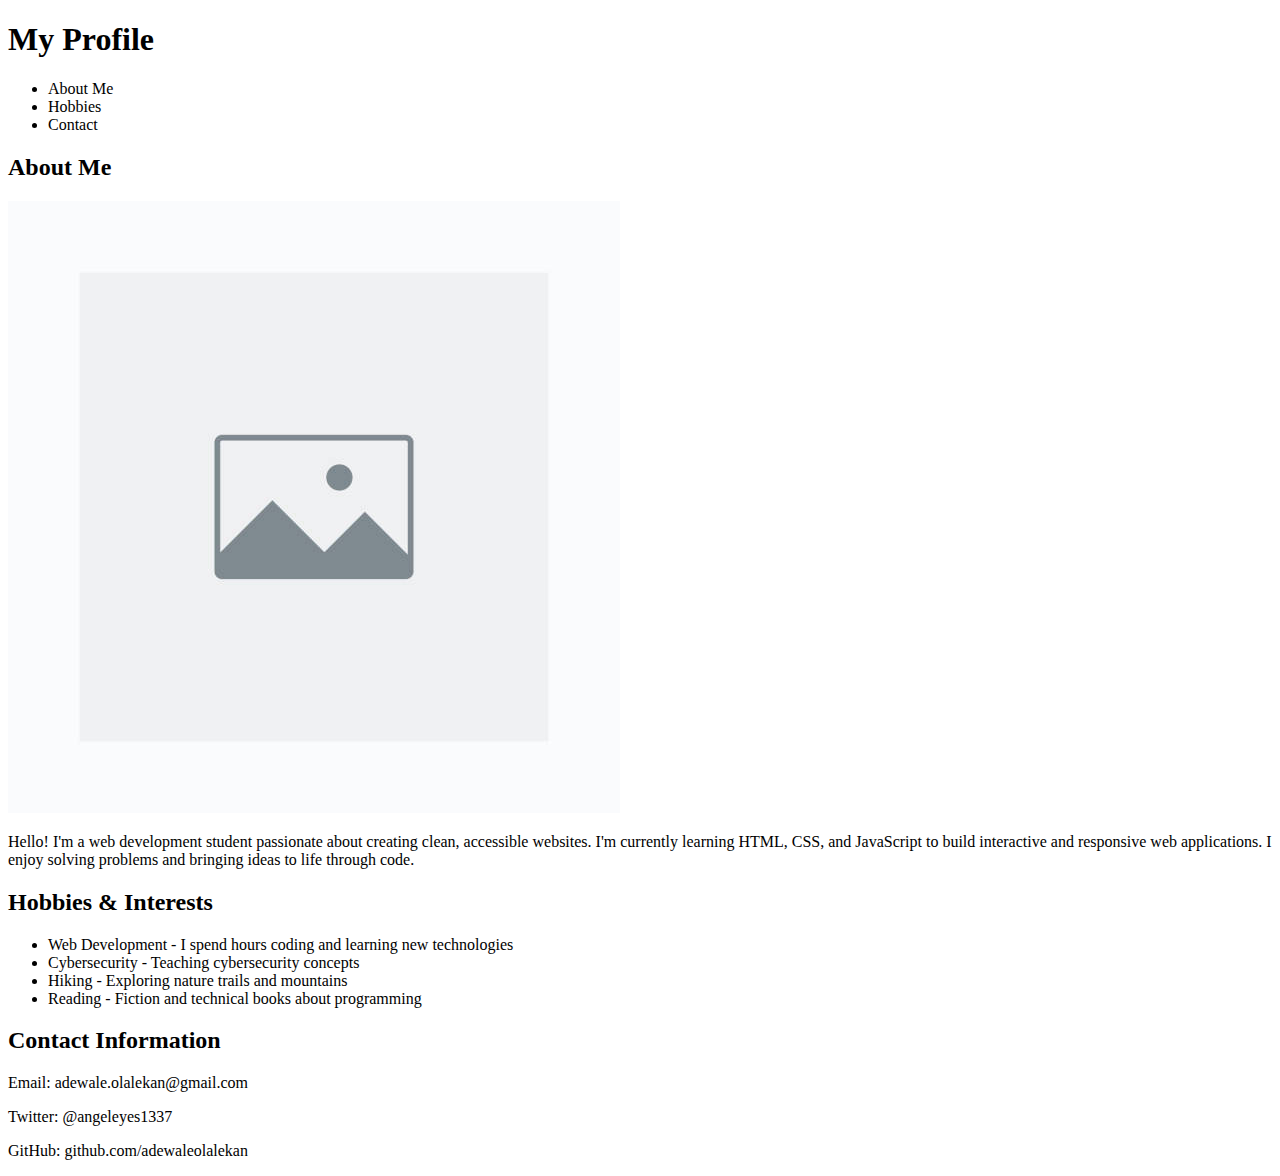
<file: index.html>
<!DOCTYPE html>
<html lang="en">
<head>
    <meta charset="UTF-8">
    <meta name="viewport" content="width=device-width, initial-scale=1.0">
    <title>My Profile</title>
</head>
<body>
    <header>
        <h1>My Profile</h1>
        <nav>
            <ul>
                <li>About Me</li>
                <li>Hobbies</li>
                <li>Contact</li>
            </ul>
        </nav>
    </header>

    <main>
        <section>
            <h2>About Me</h2>
            <img src="img/placeholder.jpg" alt="Profile Picture">
            <p>Hello! I'm a web development student passionate about creating clean, accessible websites. I'm currently learning HTML, CSS, and JavaScript to build interactive and responsive web applications. I enjoy solving problems and bringing ideas to life through code.</p>
        </section>

        <section>
            <h2>Hobbies & Interests</h2>
            <ul>
                <li>Web Development - I spend hours coding and learning new technologies</li>
                <li>Cybersecurity - Teaching cybersecurity concepts</li>
                <li>Hiking - Exploring nature trails and mountains</li>
                <li>Reading - Fiction and technical books about programming</li>
            </ul>
        </section>
    </main>

    <footer>
        <h2>Contact Information</h2>
        <p>Email: adewale.olalekan@gmail.com</p>
        <p>Twitter: @angeleyes1337</p>
        <p>GitHub: github.com/adewaleolalekan</p>
    </footer>
</body>
</html>
</file>
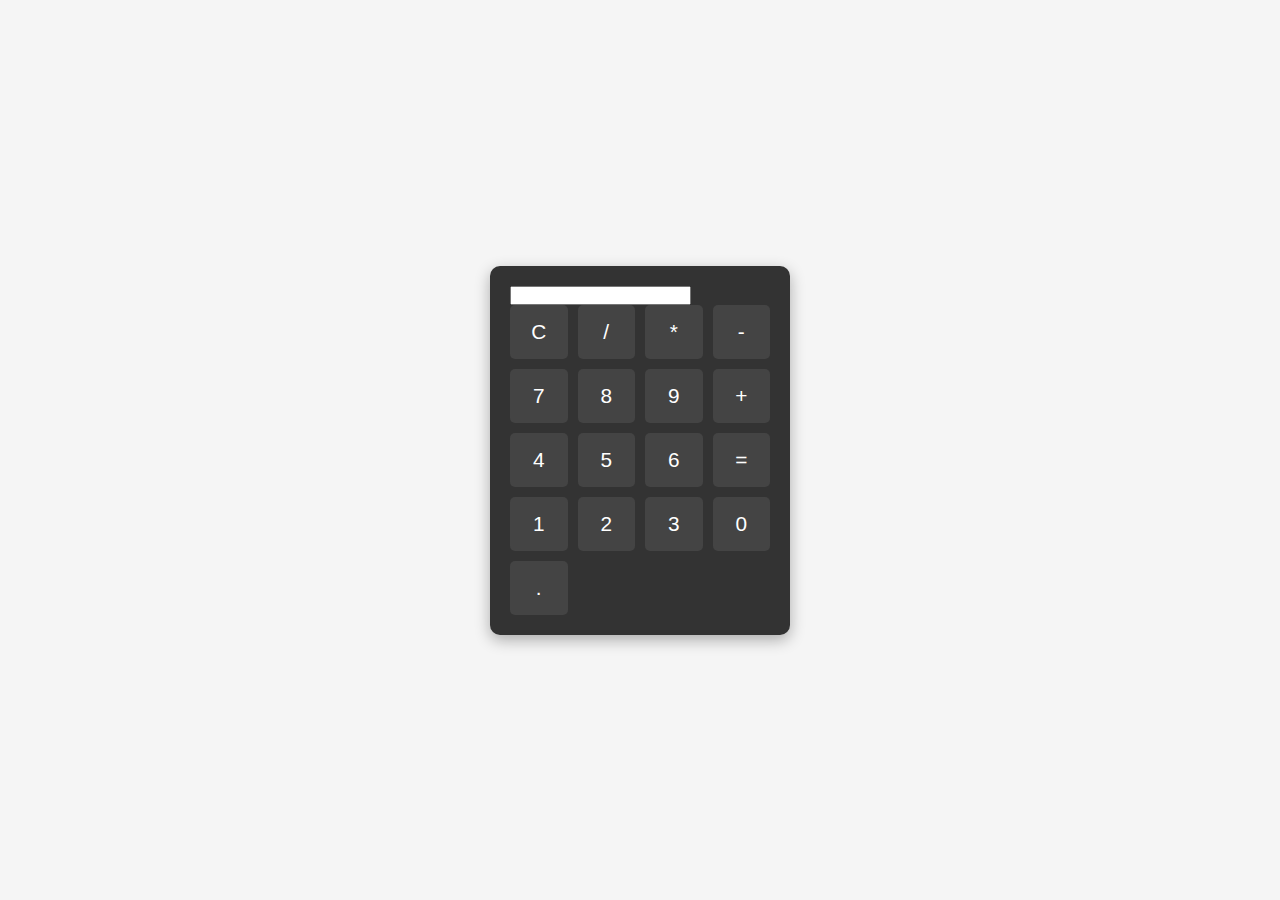
<file: calculator_app/index.html>
<!DOCTYPE html>
<html lang="en">
<head>
    <meta charset="UTF-8">
    <meta name="viewport" content="width=device-width, initial-scale=1.0">
    <title>Calculator</title>
    <link rel="stylesheet" href="styles.css">
</head>
<body>
    <div class="calculator">
        <input type="text" id="display" readonly>
        <div class="buttons">
            <button onclick="clearDisplay()">C</button>
            <button onclick="appendValue('/')">/</button>
            <button onclick="appendValue('*')">*</button>
            <button onclick="appendValue('-')">-</button>
            <button onclick="appendValue('7')">7</button>
            <button onclick="appendValue('8')">8</button>
            <button onclick="appendValue('9')">9</button>
            <button onclick="appendValue('+')">+</button>
            <button onclick="appendValue('4')">4</button>
            <button onclick="appendValue('5')">5</button>
            <button onclick="appendValue('6')">6</button>
            <button onclick="calculateResult()">=</button>
            <button onclick="appendValue('1')">1</button>
            <button onclick="appendValue('2')">2</button>
            <button onclick="appendValue('3')">3</button>
            <button onclick="appendValue('0')">0</button>
            <button onclick="appendValue('.')">.</button>
        </div>
    </div>
    <script src="script.js"></script>
</body>
</html>
</file>
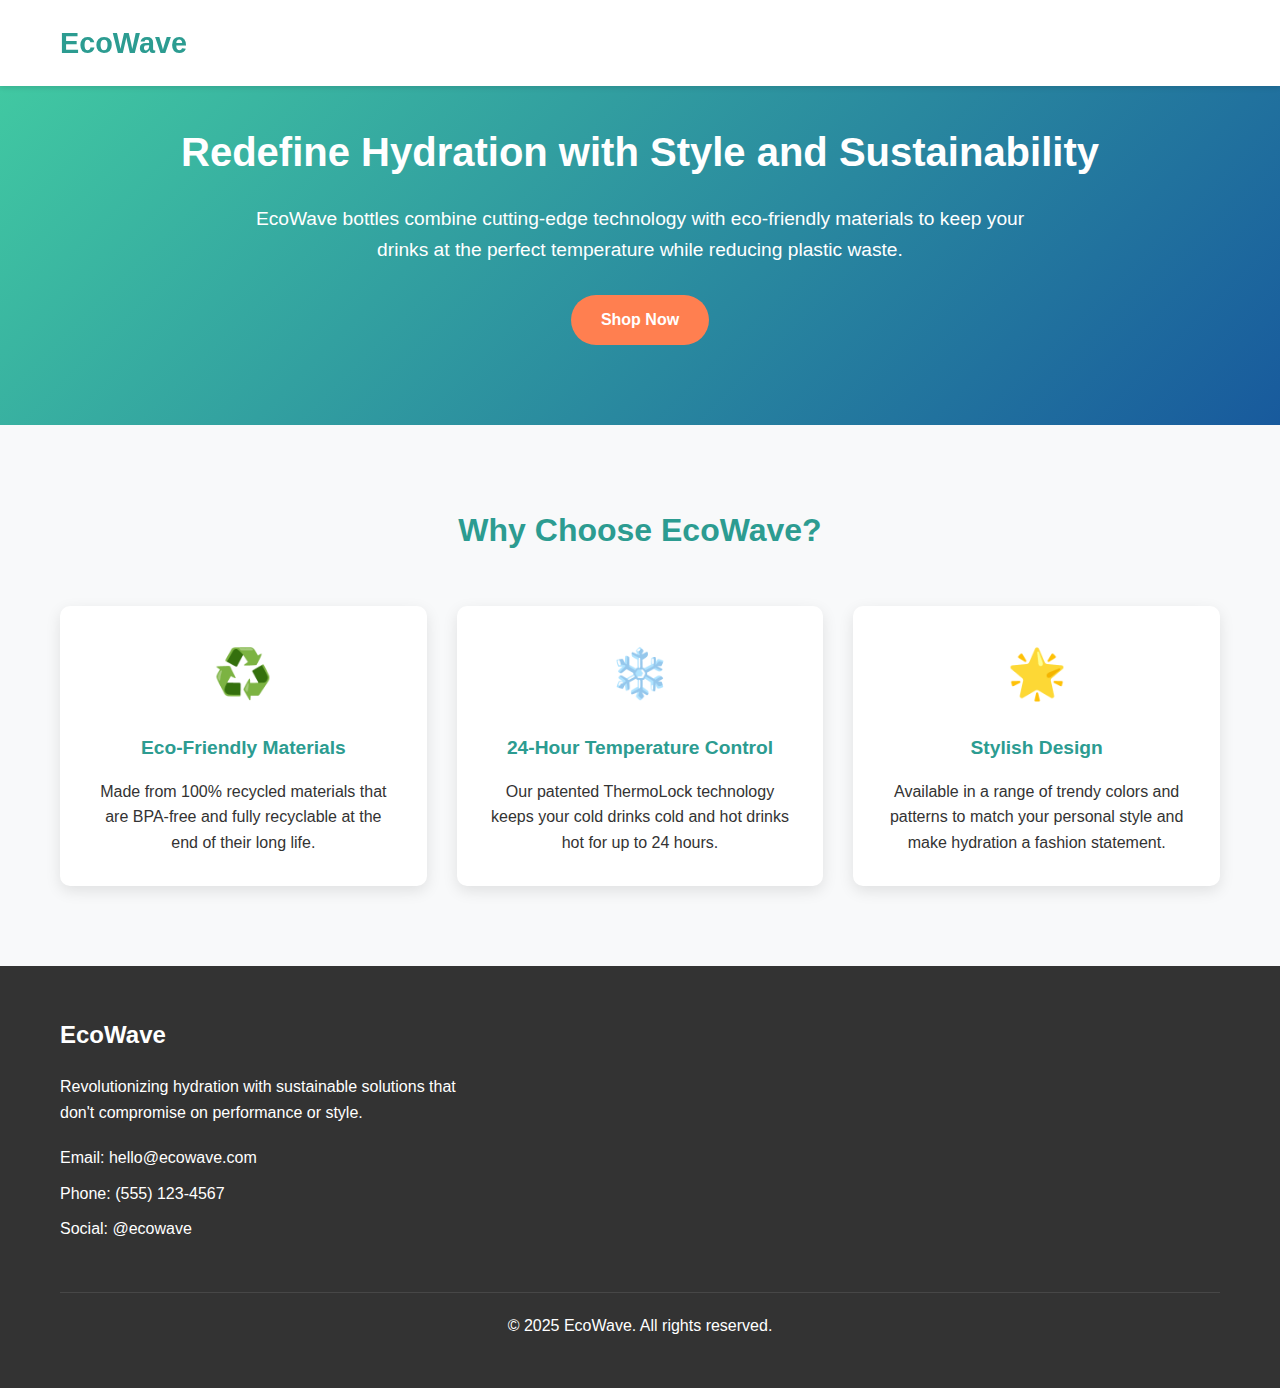
<file: html_basics/index.html>
<!DOCTYPE html>
<html lang="en">
<head>
    <meta charset="UTF-8">
    <meta name="viewport" content="width=device-width, initial-scale=1.0">
    <title>EcoWave - Sustainable Water Bottles</title>
    <link rel="stylesheet" href="styles.css">
</head>
<body>
    <header>
        <div class="container">
            <div class="logo">EcoWave</div>
        </div>
    </header>
    
    <section class="hero">
        <div class="container">
            <h1>Redefine Hydration with Style and Sustainability</h1>
            <p>EcoWave bottles combine cutting-edge technology with eco-friendly materials to keep your drinks at the perfect temperature while reducing plastic waste.</p>
            <a href="#" class="cta-button">Shop Now</a>
        </div>
    </section>
    
    <section class="features">
        <div class="container">
            <h2>Why Choose EcoWave?</h2>
            
            <div class="features-grid">
                <div class="feature-card">
                    <div class="feature-icon">♻️</div>
                    <h3 class="feature-title">Eco-Friendly Materials</h3>
                    <p>Made from 100% recycled materials that are BPA-free and fully recyclable at the end of their long life.</p>
                </div>
                
                <div class="feature-card">
                    <div class="feature-icon">❄️</div>
                    <h3 class="feature-title">24-Hour Temperature Control</h3>
                    <p>Our patented ThermoLock technology keeps your cold drinks cold and hot drinks hot for up to 24 hours.</p>
                </div>
                
                <div class="feature-card">
                    <div class="feature-icon">🌟</div>
                    <h3 class="feature-title">Stylish Design</h3>
                    <p>Available in a range of trendy colors and patterns to match your personal style and make hydration a fashion statement.</p>
                </div>
            </div>
        </div>
    </section>
    
    <footer>
        <div class="container">
            <div class="footer-content">
                <div class="footer-info">
                    <h3>EcoWave</h3>
                    <p>Revolutionizing hydration with sustainable solutions that don't compromise on performance or style.</p>
                    
                    <div class="contact-info">
                        <p>Email: hello@ecowave.com</p>
                        <p>Phone: (555) 123-4567</p>
                        <p>Social: @ecowave</p>
                    </div>
                </div>
            </div>
            
            <div class="copyright">
                <p>&copy; 2025 EcoWave. All rights reserved.</p>
            </div>
        </div>
    </footer>
</body>
</html>
</file>
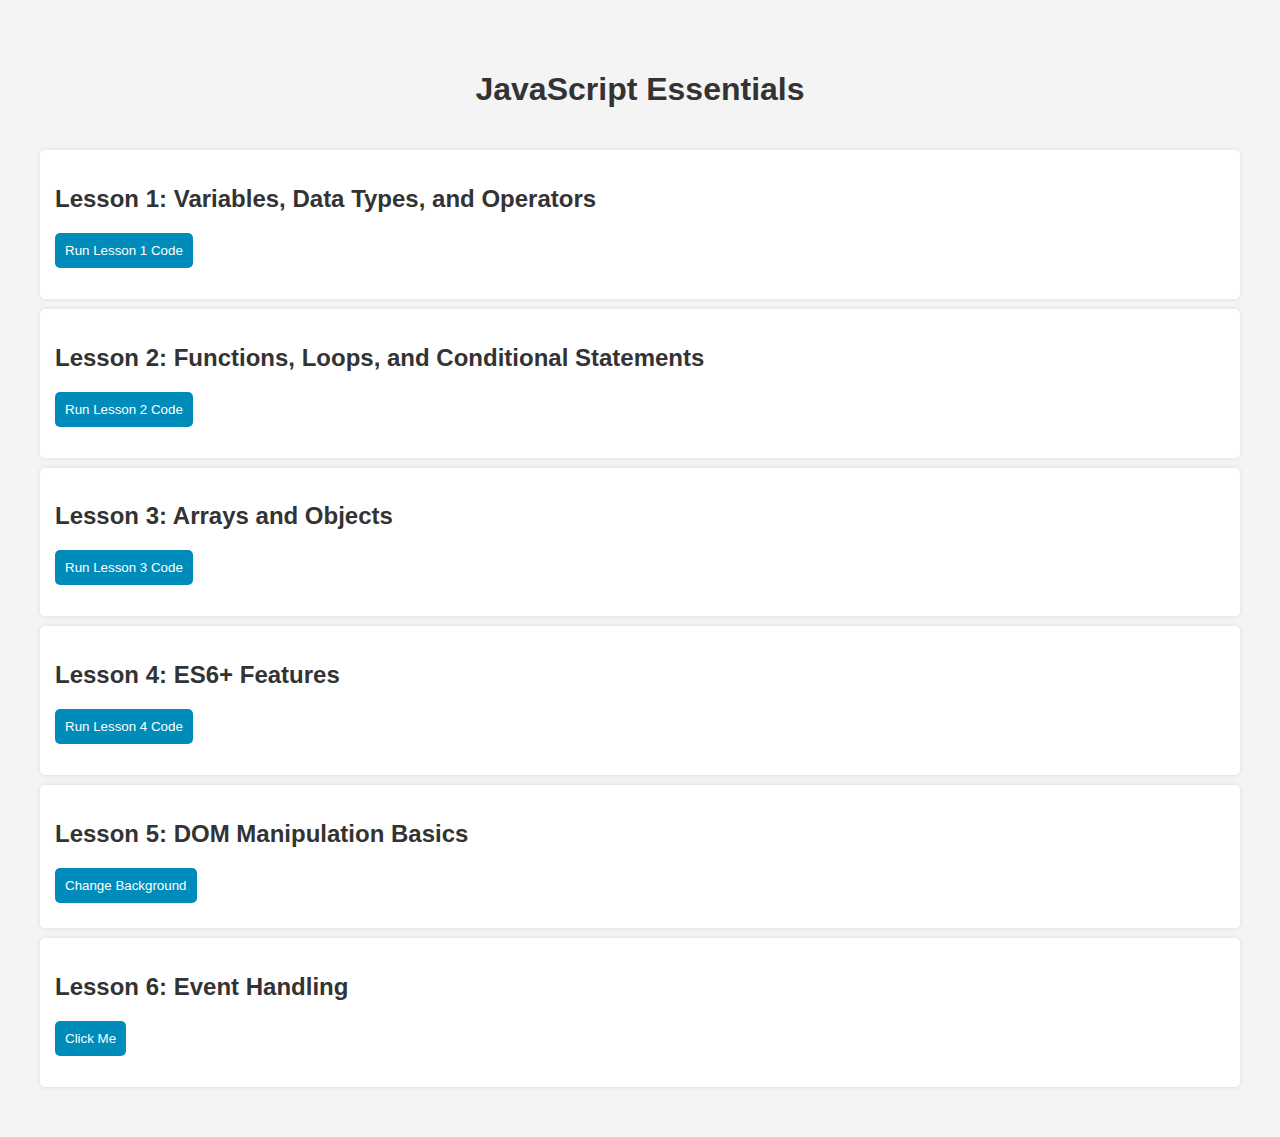
<file: javascript_essentials/index.html>
<!DOCTYPE html>
<html lang="en">
<head>
    <meta charset="UTF-8">
    <meta name="viewport" content="width=device-width, initial-scale=1.0">
    <title>JavaScript Essentials</title>
    <link rel="stylesheet" href="styles.css">
</head>
<body>
    <header>
        <h1>JavaScript Essentials</h1>
    </header>
    <main>
        <section id="lesson1">
            <h2>Lesson 1: Variables, Data Types, and Operators</h2>
            <button id="lesson1Btn">Run Lesson 1 Code</button>
            <p id="lesson1Output"></p>
        </section>
        
        <section id="lesson2">
            <h2>Lesson 2: Functions, Loops, and Conditional Statements</h2>
            <button id="lesson2Btn">Run Lesson 2 Code</button>
            <p id="lesson2Output"></p>
        </section>
        
        <section id="lesson3">
            <h2>Lesson 3: Arrays and Objects</h2>
            <button id="lesson3Btn">Run Lesson 3 Code</button>
            <p id="lesson3Output"></p>
        </section>
        
        <section id="lesson4">
            <h2>Lesson 4: ES6+ Features</h2>
            <button id="lesson4Btn">Run Lesson 4 Code</button>
            <p id="lesson4Output"></p>
        </section>
        
        <section id="lesson5">
            <h2>Lesson 5: DOM Manipulation Basics</h2>
            <button id="lesson5Btn">Change Background</button>
        </section>
        
        <section id="lesson6">
            <h2>Lesson 6: Event Handling</h2>
            <button id="lesson6Btn">Click Me</button>
            <p id="lesson6Output"></p>
        </section>
    </main>
    
    <script src="script.js"></script>
</body>
</html>
</file>
<file: calculator_app/styles.css>
* {
    box-sizing: border-box;
    margin: 0;
    padding: 0;
    font-family: Arial, sans-serif;
}

body {
    display: flex;
    justify-content: center;
    align-items: center;
    min-height: 100vh;
    background-color: #f5f5f5;
}

.calculator {
    background-color: #333;
    border-radius: 10px;
    box-shadow: 0 5px 15px rgba(0, 0, 0, 0.3);
    width: 300px;
    padding: 20px;
}

.display {
    background-color: #222;
    color: white;
    font-size: 2rem;
    padding: 15px;
    text-align: right;
    margin-bottom: 15px;
    border-radius: 5px;
    overflow: hidden;
    min-height: 60px;
}

.buttons {
    display: grid;
    grid-template-columns: repeat(4, 1fr);
    gap: 10px;
}

button {
    background-color: #444;
    color: white;
    border: none;
    border-radius: 5px;
    font-size: 1.3rem;
    padding: 15px;
    cursor: pointer;
    transition: background-color 0.2s;
}

button:hover {
    background-color: #555;
}

button:active {
    background-color: #666;
}

.operation {
    background-color: #f2a33c;
}

.operation:hover {
    background-color: #f5b45c;
}

.equals {
    background-color: #4CAF50;
}

.equals:hover {
    background-color: #5dbd60;
}

.clear {
    background-color: #f44336;
}

.clear:hover {
    background-color: #f55a4e;
}

.span-2 {
    grid-column: span 2;
}
</file>
<file: javascript_essentials/styles.css>
body {
    font-family: Arial, sans-serif;
    margin: 20px;
    padding: 20px;
    background-color: #f4f4f4;
}

header {
    text-align: center;
    color: #333;
    padding: 10px;
}

h1, h2 {
    color: #333;
}

button {
    display: block;
    margin: 10px 0;
    padding: 10px;
    background: #008cba;
    color: white;
    border: none;
    cursor: pointer;
    border-radius: 5px;
}

button:hover {
    background: #005f73;
}

section {
    background: white;
    padding: 15px;
    margin: 10px 0;
    border-radius: 5px;
    box-shadow: 0px 0px 5px rgba(0, 0, 0, 0.1);
}
</file>
<file: html_basics/styles.css>
/* Reset and base styles */
* {
    margin: 0;
    padding: 0;
    box-sizing: border-box;
}

body {
    font-family: 'Segoe UI', Tahoma, Geneva, Verdana, sans-serif;
    line-height: 1.6;
    color: #333;
}

/* Container */
.container {
    width: 100%;
    max-width: 1200px;
    margin: 0 auto;
    padding: 0 20px;
}

/* Header styles */
header {
    background-color: #fff;
    box-shadow: 0 2px 5px rgba(0,0,0,0.1);
    padding: 20px 0;
    position: fixed;
    width: 100%;
    top: 0;
    z-index: 10;
}

.logo {
    font-size: 1.8rem;
    font-weight: bold;
    color: #2c9c91;
}

/* Hero section */
.hero {
    background: linear-gradient(135deg, #43cea2 0%, #185a9d 100%);
    color: white;
    padding: 120px 20px 80px;
    text-align: center;
}

.hero h1 {
    font-size: 2.5rem;
    margin-bottom: 20px;
}

.hero p {
    font-size: 1.2rem;
    max-width: 800px;
    margin: 0 auto 30px;
}

.cta-button {
    display: inline-block;
    background-color: #ff7f50;
    color: white;
    padding: 12px 30px;
    border-radius: 30px;
    text-decoration: none;
    font-weight: bold;
    transition: background-color 0.3s;
}

.cta-button:hover {
    background-color: #ff6b3d;
}

/* Features section */
.features {
    padding: 80px 0;
    background-color: #f8f9fa;
}

.features h2 {
    text-align: center;
    margin-bottom: 50px;
    font-size: 2rem;
    color: #2c9c91;
}

.features-grid {
    display: grid;
    grid-template-columns: repeat(3, 1fr);
    gap: 30px;
}

.feature-card {
    background: white;
    border-radius: 10px;
    padding: 30px;
    text-align: center;
    box-shadow: 0 5px 15px rgba(0,0,0,0.1);
    transition: transform 0.3s;
}

.feature-card:hover {
    transform: translateY(-10px);
}

.feature-icon {
    font-size: 3rem;
    margin-bottom: 20px;
    color: #2c9c91;
}

.feature-title {
    font-size: 1.2rem;
    margin-bottom: 15px;
    color: #2c9c91;
}

/* Footer section */
footer {
    background-color: #333;
    color: white;
    padding: 50px 0;
}

.footer-content {
    display: flex;
    justify-content: space-between;
    flex-wrap: wrap;
}

.footer-info {
    max-width: 400px;
}

.footer-info h3 {
    margin-bottom: 20px;
    font-size: 1.5rem;
}

.contact-info {
    margin-top: 20px;
}

.contact-info p {
    margin-bottom: 10px;
}

.copyright {
    width: 100%;
    text-align: center;
    margin-top: 40px;
    padding-top: 20px;
    border-top: 1px solid rgba(255,255,255,0.1);
}

/* Responsive design */
@media (max-width: 768px) {
    .features-grid {
        grid-template-columns: 1fr;
    }
    
    .hero h1 {
        font-size: 2rem;
    }
    
    .hero p {
        font-size: 1rem;
    }
    
    .footer-content {
        flex-direction: column;
    }
    
    .footer-info {
        margin-bottom: 30px;
    }
}
</file>
